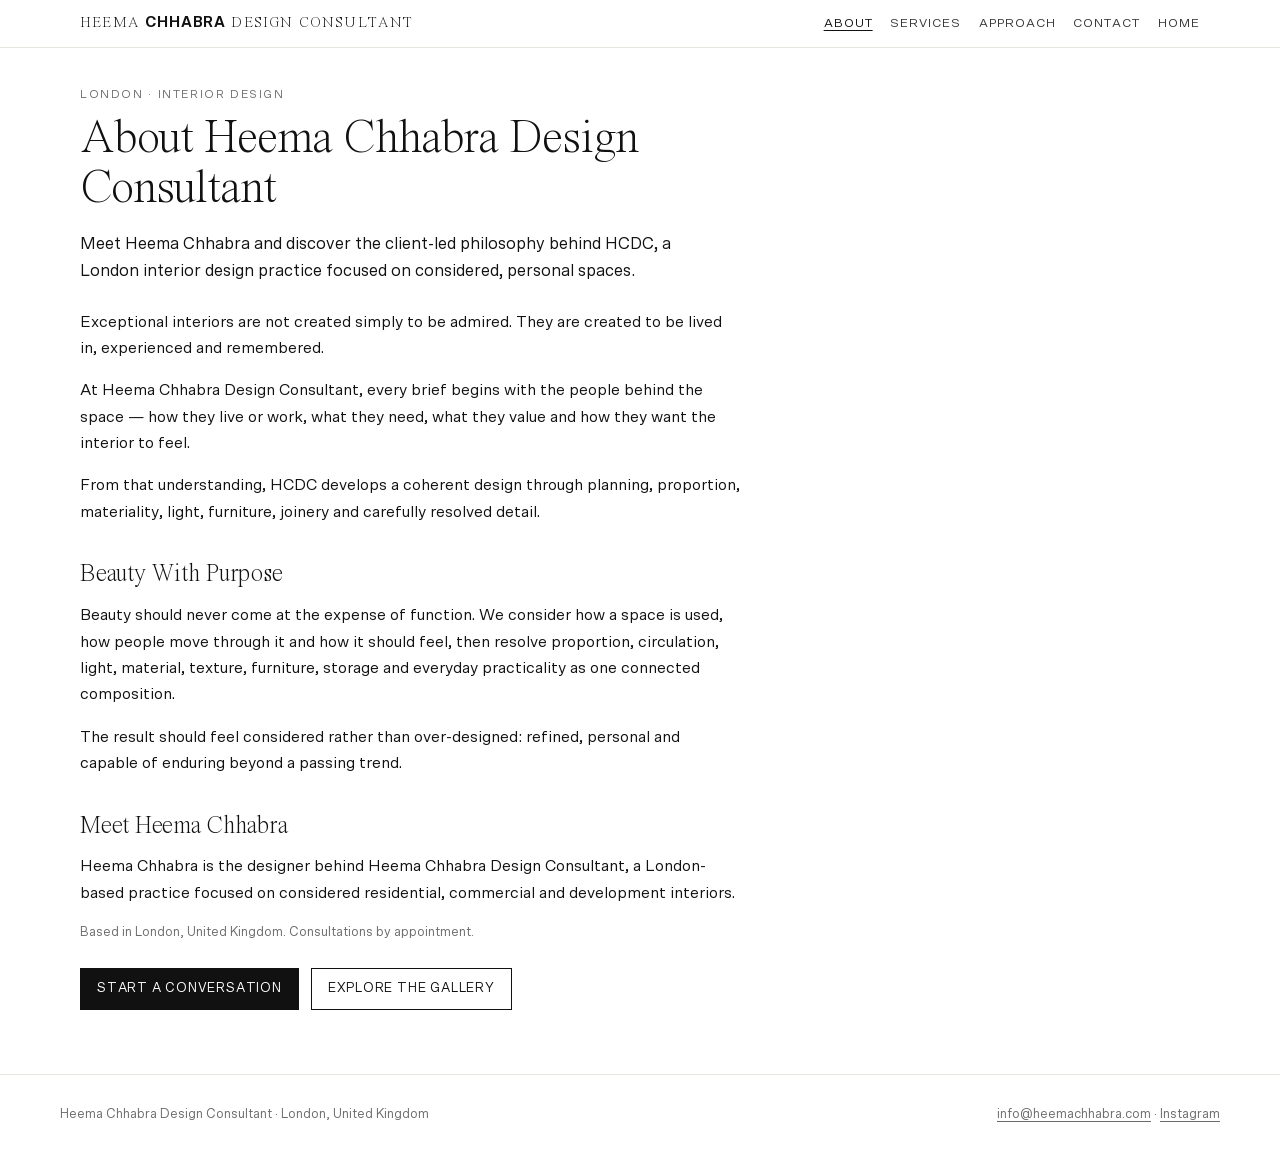
<file: about/index.html>
<!doctype html>
<html lang="en-GB">
<head>
<meta charset="utf-8">
<meta name="viewport" content="width=device-width,initial-scale=1">
<title>About Heema Chhabra Design Consultant | London</title>
<meta name="description" content="Meet Heema Chhabra and discover the client-led philosophy behind HCDC, a London interior design practice focused on considered, personal spaces.">
<link rel="canonical" href="https://heemachhabra.com/about/">
<meta property="og:type" content="website">
<meta property="og:site_name" content="Heema Chhabra Design Consultant">
<meta property="og:title" content="About Heema Chhabra Design Consultant | London">
<meta property="og:description" content="Meet Heema Chhabra and discover the client-led philosophy behind HCDC, a London interior design practice focused on considered, personal spaces.">
<meta property="og:url" content="https://heemachhabra.com/about/">
<meta property="og:locale" content="en_GB">
<meta property="og:image" content="https://heemachhabra.com/og-image.jpg">
<meta property="og:image:width" content="1200">
<meta property="og:image:height" content="630">
<meta property="og:image:alt" content="Heema Chhabra Design Consultant — Interior Design London">
<meta name="twitter:card" content="summary_large_image">
<meta name="twitter:title" content="About Heema Chhabra Design Consultant | London">
<meta name="twitter:description" content="Meet Heema Chhabra and discover the client-led philosophy behind HCDC, a London interior design practice focused on considered, personal spaces.">
<meta name="twitter:image" content="https://heemachhabra.com/og-image.jpg">
<meta name="twitter:image:alt" content="Heema Chhabra Design Consultant — Interior Design London">
<link rel="icon" href="/favicon.ico">
<link rel="apple-touch-icon" href="/apple-touch-icon.png">
<link rel="stylesheet" href="/hcdc-editorial.css">
<script type="application/ld+json">{"@context": "https://schema.org", "@graph": [{"@type": "Organization", "@id": "https://heemachhabra.com/#organization", "name": "Heema Chhabra Design Consultant", "alternateName": "HCDC", "url": "https://heemachhabra.com/", "sameAs": ["https://www.instagram.com/heemachhabradesignconsultant/"]}, {"@type": "Person", "@id": "https://heemachhabra.com/#heema-chhabra", "name": "Heema Chhabra", "jobTitle": "Design Consultant", "worksFor": {"@id": "https://heemachhabra.com/#organization"}}, {"@type": "WebSite", "@id": "https://heemachhabra.com/#website", "url": "https://heemachhabra.com/", "name": "Heema Chhabra Design Consultant", "publisher": {"@id": "https://heemachhabra.com/#organization"}}, {"@type": "WebPage", "@id": "https://heemachhabra.com/about/#webpage", "url": "https://heemachhabra.com/about/", "name": "About Heema Chhabra Design Consultant | London", "isPartOf": {"@id": "https://heemachhabra.com/#website"}, "about": {"@id": "https://heemachhabra.com/#organization"}}]}</script>
</head>
<body>
<a class="hcdc-skip" href="#main">Skip to content</a>
<header class="hcdc-header">
<div class="hcdc-header__inner">
<a class="hcdc-brand" href="/">Heema <span>Chhabra</span> Design Consultant</a>
<nav class="hcdc-nav" aria-label="Primary"><a href="/about/" aria-current="page">About</a><a href="/services/">Services</a><a href="/approach/">Approach</a><a href="/contact/">Contact</a><a href="/">Home</a></nav>
</div>
</header>
<main id="main" class="hcdc-main">
<article class="hcdc-article">
<p class="hcdc-eyebrow">London · Interior Design</p>
<h1 class="hcdc-h1">About Heema Chhabra Design Consultant</h1>
<p class="hcdc-lead">Meet Heema Chhabra and discover the client-led philosophy behind HCDC, a London interior design practice focused on considered, personal spaces.</p>
<div class="hcdc-prose">
<p>Exceptional interiors are not created simply to be admired. They are created to be lived in, experienced and remembered.</p>
<p>At Heema Chhabra Design Consultant, every brief begins with the people behind the space — how they live or work, what they need, what they value and how they want the interior to feel.</p>
<p>From that understanding, HCDC develops a coherent design through planning, proportion, materiality, light, furniture, joinery and carefully resolved detail.</p>
<h2>Beauty With Purpose</h2>
<p>Beauty should never come at the expense of function. We consider how a space is used, how people move through it and how it should feel, then resolve proportion, circulation, light, material, texture, furniture, storage and everyday practicality as one connected composition.</p>
<p>The result should feel considered rather than over-designed: refined, personal and capable of enduring beyond a passing trend.</p>
<h2>Meet Heema Chhabra</h2>
<p>Heema Chhabra is the designer behind Heema Chhabra Design Consultant, a London-based practice focused on considered residential, commercial and development interiors.</p>
<p class="hcdc-meta">Based in London, United Kingdom. Consultations by appointment.</p>
</div>
<div class="hcdc-cta-row"><a class="hcdc-cta" href="mailto:info@heemachhabra.com">Start a conversation</a><a class="hcdc-cta hcdc-cta--ghost" href="/">Explore the gallery</a></div>
</article>
</main>
<footer class="hcdc-footer"><div class="hcdc-footer__inner"><span>Heema Chhabra Design Consultant · London, United Kingdom</span><span><a href="mailto:info@heemachhabra.com">info@heemachhabra.com</a> · <a href="https://www.instagram.com/heemachhabradesignconsultant/" target="_blank" rel="noopener noreferrer">Instagram</a></span></div></footer>
</body>
</html>
</file>
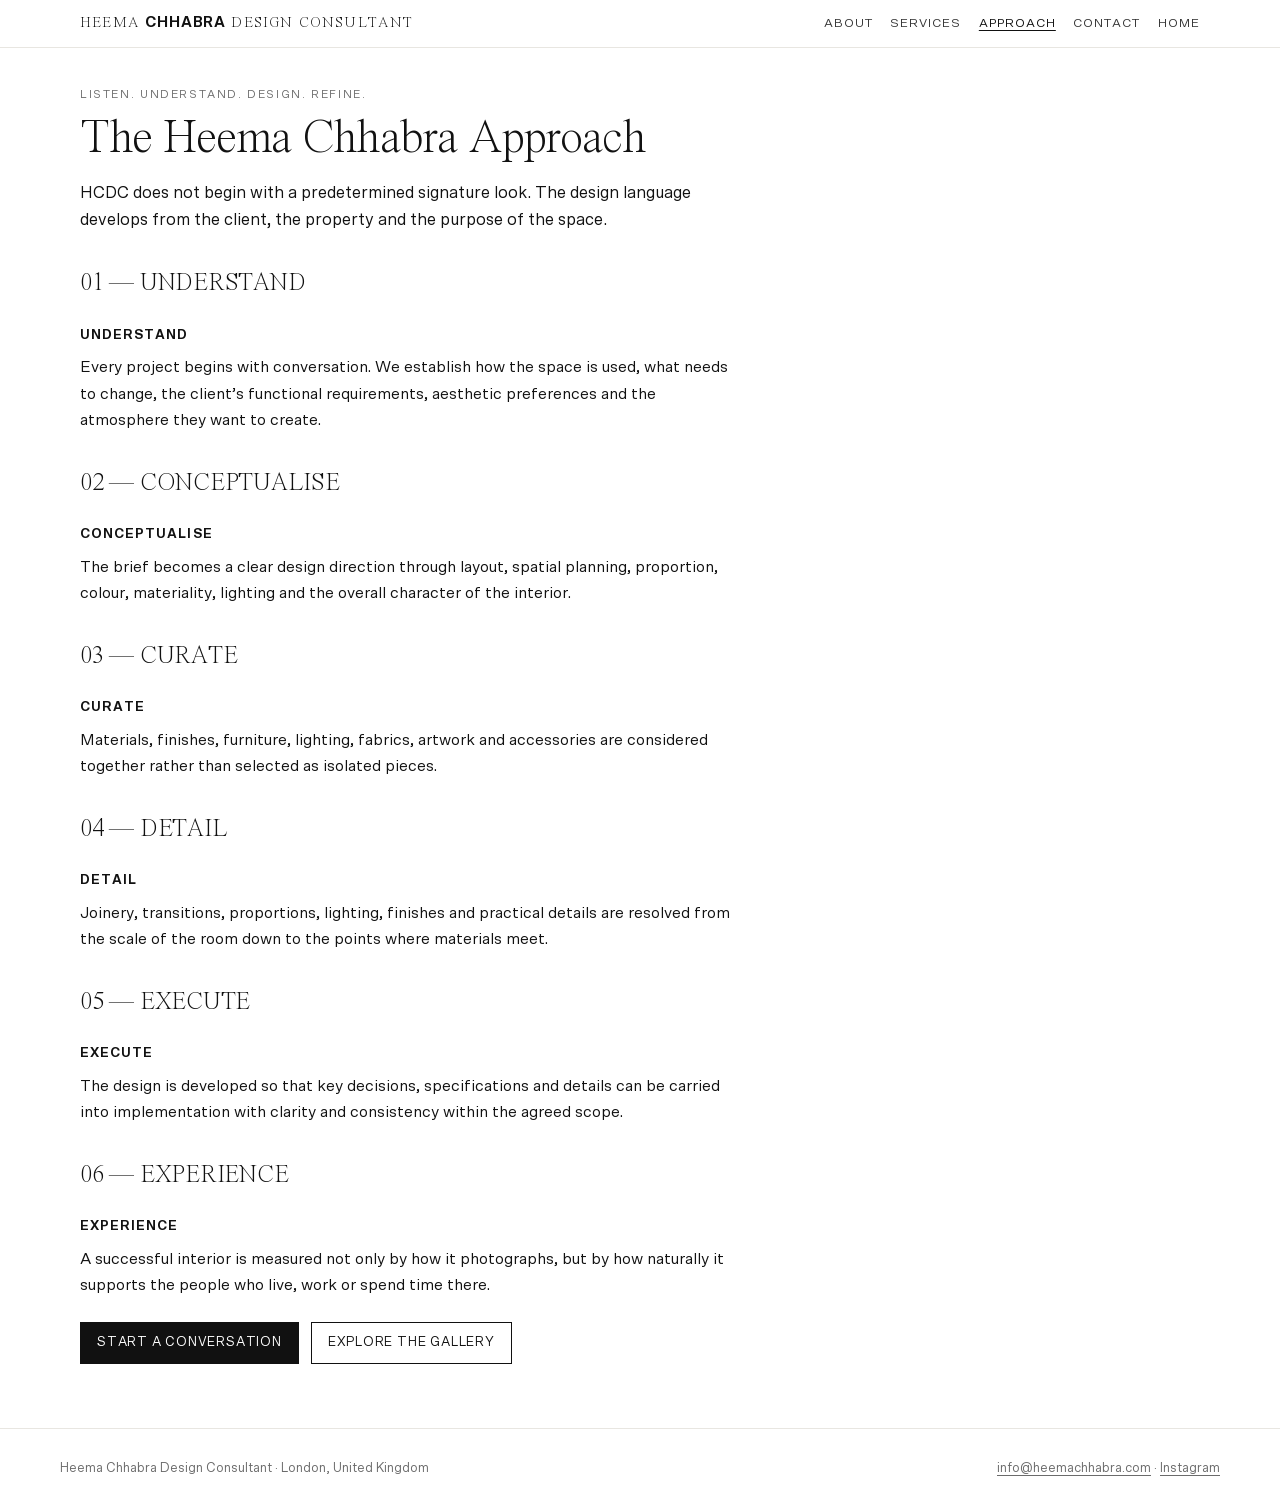
<file: approach/index.html>
<!doctype html>
<html lang="en-GB">
<head>
<meta charset="utf-8">
<meta name="viewport" content="width=device-width,initial-scale=1">
<title>Interior Design Process | HCDC London</title>
<meta name="description" content="Explore HCDC's considered interior design process, from understanding the brief and developing the concept to curation, detailing and implementation-ready design decisions.">
<link rel="canonical" href="https://heemachhabra.com/approach/">
<meta property="og:type" content="website">
<meta property="og:site_name" content="Heema Chhabra Design Consultant">
<meta property="og:title" content="Interior Design Process | HCDC London">
<meta property="og:description" content="Explore HCDC's considered interior design process, from understanding the brief and developing the concept to curation, detailing and implementation-ready design decisions.">
<meta property="og:url" content="https://heemachhabra.com/approach/">
<meta property="og:locale" content="en_GB">
<meta property="og:image" content="https://heemachhabra.com/og-image.jpg">
<meta property="og:image:width" content="1200">
<meta property="og:image:height" content="630">
<meta property="og:image:alt" content="Heema Chhabra Design Consultant — Interior Design London">
<meta name="twitter:card" content="summary_large_image">
<meta name="twitter:title" content="Interior Design Process | HCDC London">
<meta name="twitter:description" content="Explore HCDC's considered interior design process, from understanding the brief and developing the concept to curation, detailing and implementation-ready design decisions.">
<meta name="twitter:image" content="https://heemachhabra.com/og-image.jpg">
<meta name="twitter:image:alt" content="Heema Chhabra Design Consultant — Interior Design London">
<link rel="icon" href="/favicon.ico">
<link rel="apple-touch-icon" href="/apple-touch-icon.png">
<link rel="stylesheet" href="/hcdc-editorial.css">
<script type="application/ld+json">{"@context": "https://schema.org", "@graph": [{"@type": "Organization", "@id": "https://heemachhabra.com/#organization", "name": "Heema Chhabra Design Consultant", "alternateName": "HCDC", "url": "https://heemachhabra.com/", "sameAs": ["https://www.instagram.com/heemachhabradesignconsultant/"]}, {"@type": "Person", "@id": "https://heemachhabra.com/#heema-chhabra", "name": "Heema Chhabra", "jobTitle": "Design Consultant", "worksFor": {"@id": "https://heemachhabra.com/#organization"}}, {"@type": "WebSite", "@id": "https://heemachhabra.com/#website", "url": "https://heemachhabra.com/", "name": "Heema Chhabra Design Consultant", "publisher": {"@id": "https://heemachhabra.com/#organization"}}, {"@type": "WebPage", "@id": "https://heemachhabra.com/approach/#webpage", "url": "https://heemachhabra.com/approach/", "name": "Interior Design Process | HCDC London", "isPartOf": {"@id": "https://heemachhabra.com/#website"}, "about": {"@id": "https://heemachhabra.com/#organization"}}]}</script>
</head>
<body>
<a class="hcdc-skip" href="#main">Skip to content</a>
<header class="hcdc-header">
<div class="hcdc-header__inner">
<a class="hcdc-brand" href="/">Heema <span>Chhabra</span> Design Consultant</a>
<nav class="hcdc-nav" aria-label="Primary"><a href="/about/">About</a><a href="/services/">Services</a><a href="/approach/" aria-current="page">Approach</a><a href="/contact/">Contact</a><a href="/">Home</a></nav>
</div>
</header>
<main id="main" class="hcdc-main">
<article class="hcdc-article">
<p class="hcdc-eyebrow">Listen. Understand. Design. Refine.</p>
<h1 class="hcdc-h1">The Heema Chhabra Approach</h1>
<p class="hcdc-lead">HCDC does not begin with a predetermined signature look. The design language develops from the client, the property and the purpose of the space.</p>
<div class="hcdc-prose"><h2>01 — UNDERSTAND</h2><h3>Understand</h3><p>Every project begins with conversation. We establish how the space is used, what needs to change, the client’s functional requirements, aesthetic preferences and the atmosphere they want to create.</p><h2>02 — CONCEPTUALISE</h2><h3>Conceptualise</h3><p>The brief becomes a clear design direction through layout, spatial planning, proportion, colour, materiality, lighting and the overall character of the interior.</p><h2>03 — CURATE</h2><h3>Curate</h3><p>Materials, finishes, furniture, lighting, fabrics, artwork and accessories are considered together rather than selected as isolated pieces.</p><h2>04 — DETAIL</h2><h3>Detail</h3><p>Joinery, transitions, proportions, lighting, finishes and practical details are resolved from the scale of the room down to the points where materials meet.</p><h2>05 — EXECUTE</h2><h3>Execute</h3><p>The design is developed so that key decisions, specifications and details can be carried into implementation with clarity and consistency within the agreed scope.</p><h2>06 — EXPERIENCE</h2><h3>Experience</h3><p>A successful interior is measured not only by how it photographs, but by how naturally it supports the people who live, work or spend time there.</p></div>
<div class="hcdc-cta-row"><a class="hcdc-cta" href="mailto:info@heemachhabra.com">Start a conversation</a><a class="hcdc-cta hcdc-cta--ghost" href="/">Explore the gallery</a></div>
</article>
</main>
<footer class="hcdc-footer"><div class="hcdc-footer__inner"><span>Heema Chhabra Design Consultant · London, United Kingdom</span><span><a href="mailto:info@heemachhabra.com">info@heemachhabra.com</a> · <a href="https://www.instagram.com/heemachhabradesignconsultant/" target="_blank" rel="noopener noreferrer">Instagram</a></span></div></footer>
</body>
</html>
</file>
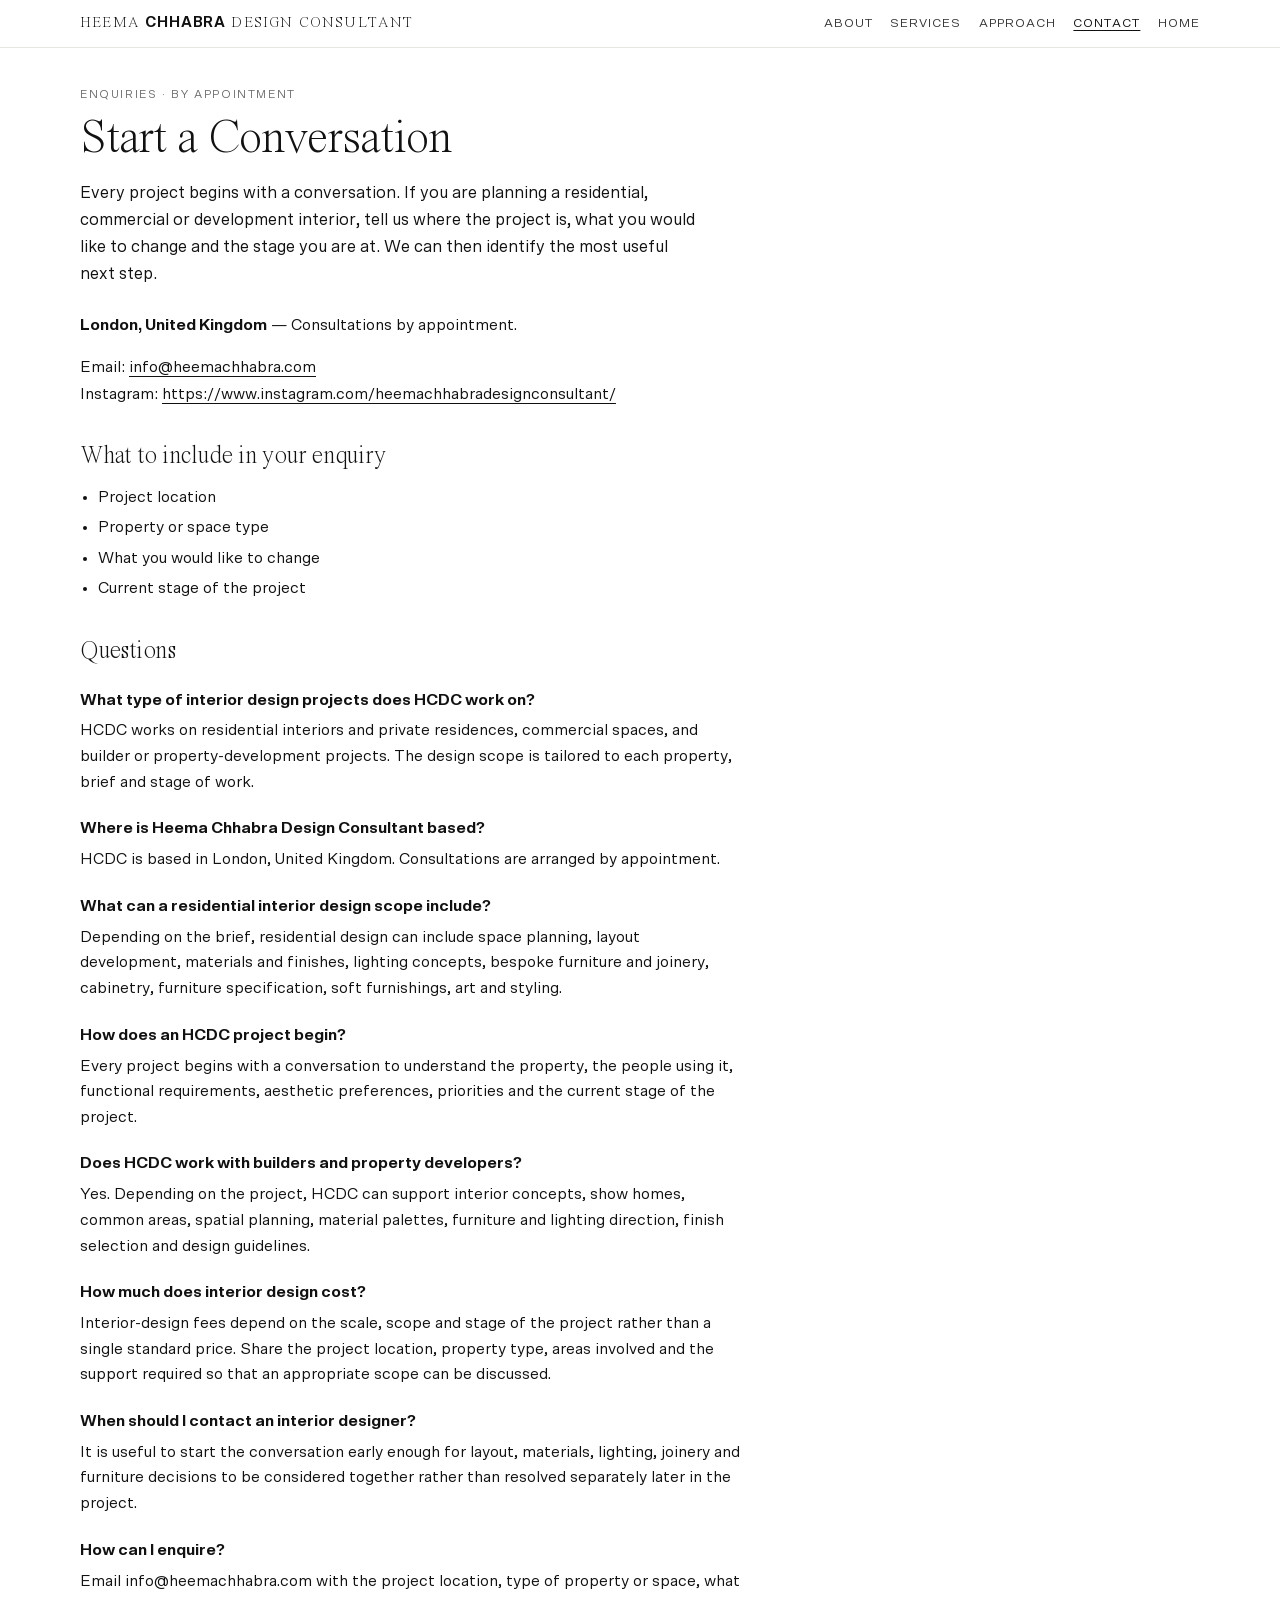
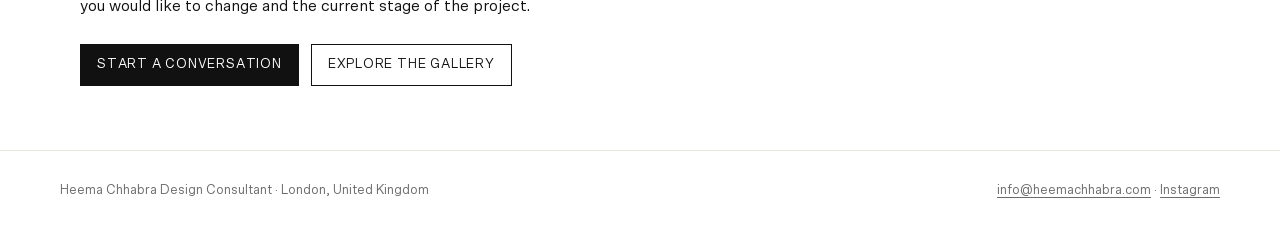
<file: contact/index.html>
<!doctype html>
<html lang="en-GB">
<head>
<meta charset="utf-8">
<meta name="viewport" content="width=device-width,initial-scale=1">
<title>Contact HCDC | Interior Design Consultation London</title>
<meta name="description" content="Start a conversation with Heema Chhabra Design Consultant about a residential, commercial or property-development interior design project.">
<link rel="canonical" href="https://heemachhabra.com/contact/">
<meta property="og:type" content="website">
<meta property="og:site_name" content="Heema Chhabra Design Consultant">
<meta property="og:title" content="Contact HCDC | Interior Design Consultation London">
<meta property="og:description" content="Start a conversation with Heema Chhabra Design Consultant about a residential, commercial or property-development interior design project.">
<meta property="og:url" content="https://heemachhabra.com/contact/">
<meta property="og:locale" content="en_GB">
<meta property="og:image" content="https://heemachhabra.com/og-image.jpg">
<meta property="og:image:width" content="1200">
<meta property="og:image:height" content="630">
<meta property="og:image:alt" content="Heema Chhabra Design Consultant — Interior Design London">
<meta name="twitter:card" content="summary_large_image">
<meta name="twitter:title" content="Contact HCDC | Interior Design Consultation London">
<meta name="twitter:description" content="Start a conversation with Heema Chhabra Design Consultant about a residential, commercial or property-development interior design project.">
<meta name="twitter:image" content="https://heemachhabra.com/og-image.jpg">
<meta name="twitter:image:alt" content="Heema Chhabra Design Consultant — Interior Design London">
<link rel="icon" href="/favicon.ico">
<link rel="apple-touch-icon" href="/apple-touch-icon.png">
<link rel="stylesheet" href="/hcdc-editorial.css">
<script type="application/ld+json">{"@context": "https://schema.org", "@graph": [{"@type": "Organization", "@id": "https://heemachhabra.com/#organization", "name": "Heema Chhabra Design Consultant", "alternateName": "HCDC", "url": "https://heemachhabra.com/", "sameAs": ["https://www.instagram.com/heemachhabradesignconsultant/"]}, {"@type": "Person", "@id": "https://heemachhabra.com/#heema-chhabra", "name": "Heema Chhabra", "jobTitle": "Design Consultant", "worksFor": {"@id": "https://heemachhabra.com/#organization"}}, {"@type": "WebSite", "@id": "https://heemachhabra.com/#website", "url": "https://heemachhabra.com/", "name": "Heema Chhabra Design Consultant", "publisher": {"@id": "https://heemachhabra.com/#organization"}}, {"@type": "WebPage", "@id": "https://heemachhabra.com/contact/#webpage", "url": "https://heemachhabra.com/contact/", "name": "Contact HCDC | Interior Design Consultation London", "isPartOf": {"@id": "https://heemachhabra.com/#website"}, "about": {"@id": "https://heemachhabra.com/#organization"}}]}</script>
</head>
<body>
<a class="hcdc-skip" href="#main">Skip to content</a>
<header class="hcdc-header">
<div class="hcdc-header__inner">
<a class="hcdc-brand" href="/">Heema <span>Chhabra</span> Design Consultant</a>
<nav class="hcdc-nav" aria-label="Primary"><a href="/about/">About</a><a href="/services/">Services</a><a href="/approach/">Approach</a><a href="/contact/" aria-current="page">Contact</a><a href="/">Home</a></nav>
</div>
</header>
<main id="main" class="hcdc-main">
<article class="hcdc-article">
<p class="hcdc-eyebrow">Enquiries · By appointment</p>
<h1 class="hcdc-h1">Start a Conversation</h1>
<p class="hcdc-lead">Every project begins with a conversation. If you are planning a residential, commercial or development interior, tell us where the project is, what you would like to change and the stage you are at. We can then identify the most useful next step.</p>
<div class="hcdc-prose">
<p><strong>London, United Kingdom</strong> — Consultations by appointment.</p>
<p>Email: <a href="mailto:info@heemachhabra.com">info@heemachhabra.com</a><br>
Instagram: <a href="https://www.instagram.com/heemachhabradesignconsultant/" target="_blank" rel="noopener noreferrer">https://www.instagram.com/heemachhabradesignconsultant/</a></p>
<h2>What to include in your enquiry</h2>
<ul><li>Project location</li><li>Property or space type</li><li>What you would like to change</li><li>Current stage of the project</li></ul>
<h2>Questions</h2>
<dl class="hcdc-faq"><dt>What type of interior design projects does HCDC work on?</dt><dd>HCDC works on residential interiors and private residences, commercial spaces, and builder or property-development projects. The design scope is tailored to each property, brief and stage of work.</dd><dt>Where is Heema Chhabra Design Consultant based?</dt><dd>HCDC is based in London, United Kingdom. Consultations are arranged by appointment.</dd><dt>What can a residential interior design scope include?</dt><dd>Depending on the brief, residential design can include space planning, layout development, materials and finishes, lighting concepts, bespoke furniture and joinery, cabinetry, furniture specification, soft furnishings, art and styling.</dd><dt>How does an HCDC project begin?</dt><dd>Every project begins with a conversation to understand the property, the people using it, functional requirements, aesthetic preferences, priorities and the current stage of the project.</dd><dt>Does HCDC work with builders and property developers?</dt><dd>Yes. Depending on the project, HCDC can support interior concepts, show homes, common areas, spatial planning, material palettes, furniture and lighting direction, finish selection and design guidelines.</dd><dt>How much does interior design cost?</dt><dd>Interior-design fees depend on the scale, scope and stage of the project rather than a single standard price. Share the project location, property type, areas involved and the support required so that an appropriate scope can be discussed.</dd><dt>When should I contact an interior designer?</dt><dd>It is useful to start the conversation early enough for layout, materials, lighting, joinery and furniture decisions to be considered together rather than resolved separately later in the project.</dd><dt>How can I enquire?</dt><dd>Email info@heemachhabra.com with the project location, type of property or space, what you would like to change and the current stage of the project.</dd></dl>
</div>
<div class="hcdc-cta-row"><a class="hcdc-cta" href="mailto:info@heemachhabra.com">Start a conversation</a><a class="hcdc-cta hcdc-cta--ghost" href="/">Explore the gallery</a></div>
</article>
</main>
<footer class="hcdc-footer"><div class="hcdc-footer__inner"><span>Heema Chhabra Design Consultant · London, United Kingdom</span><span><a href="mailto:info@heemachhabra.com">info@heemachhabra.com</a> · <a href="https://www.instagram.com/heemachhabradesignconsultant/" target="_blank" rel="noopener noreferrer">Instagram</a></span></div></footer>
</body>
</html>
</file>
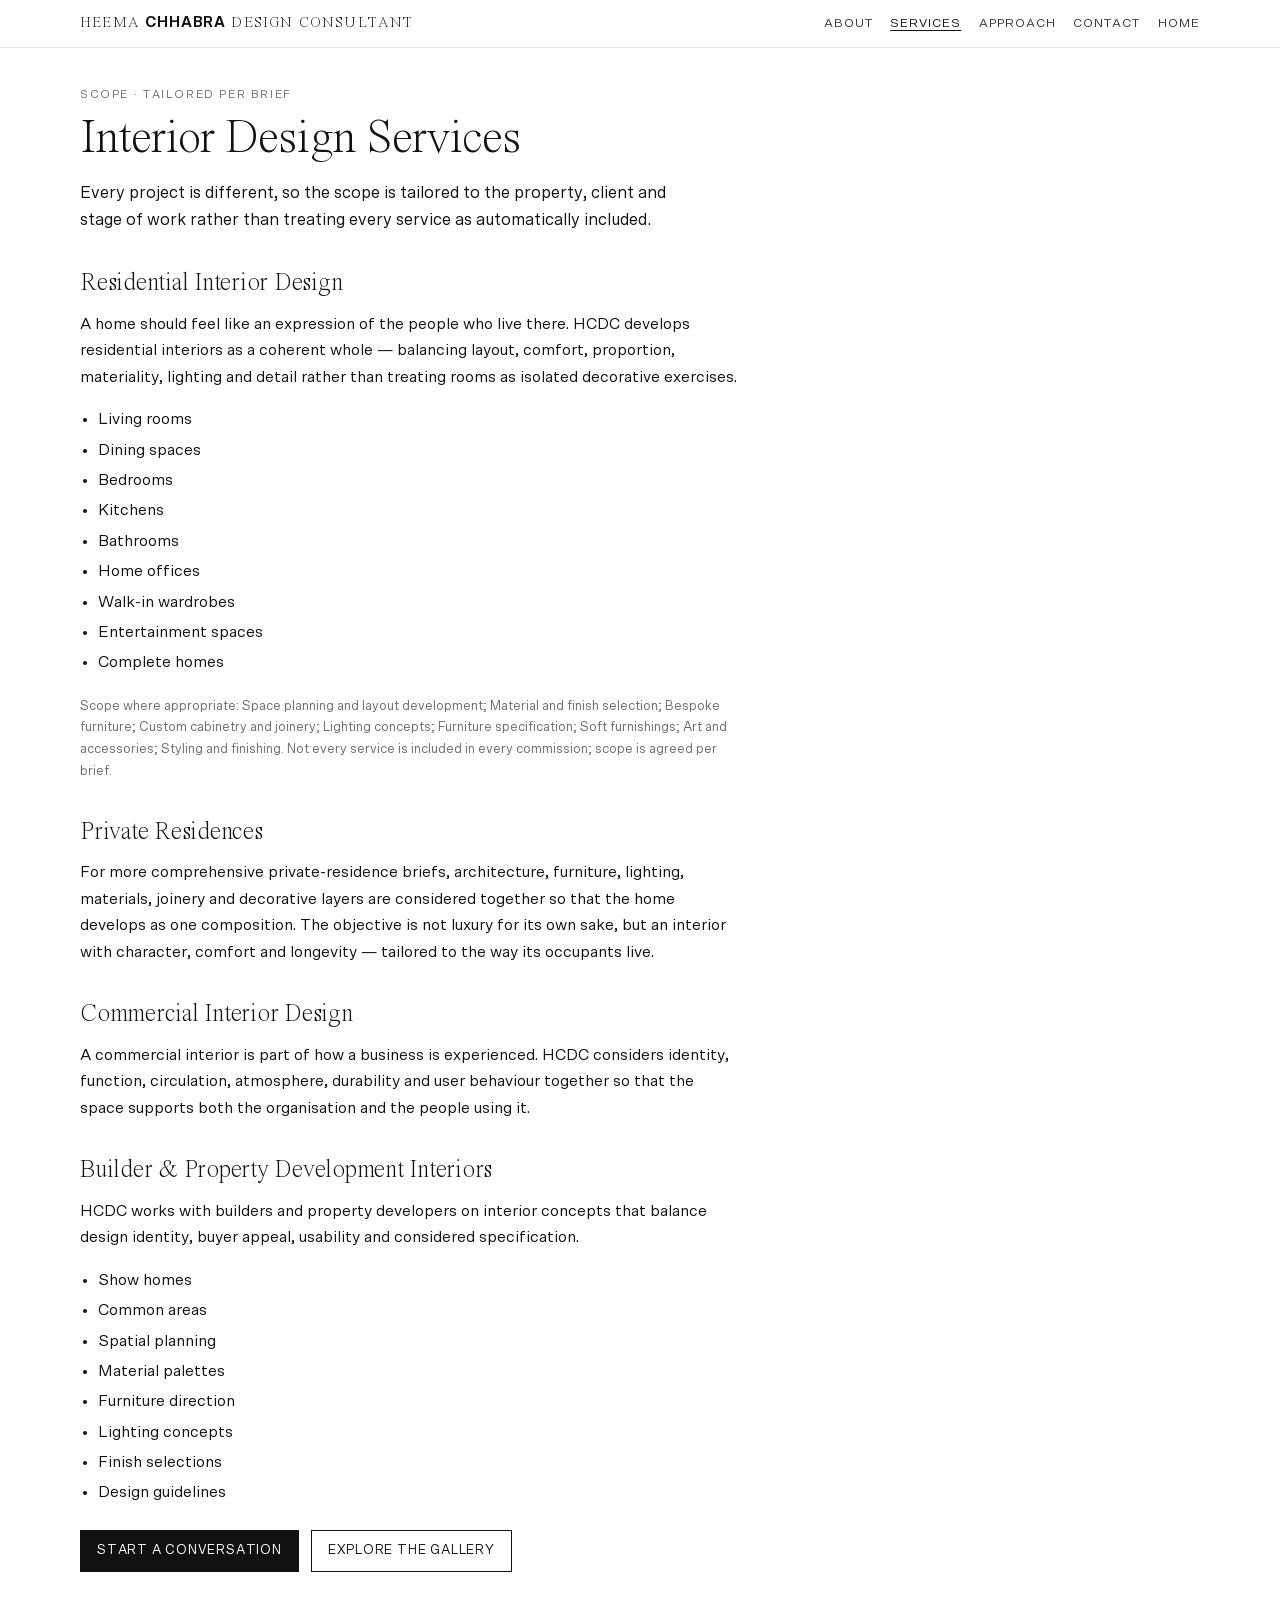
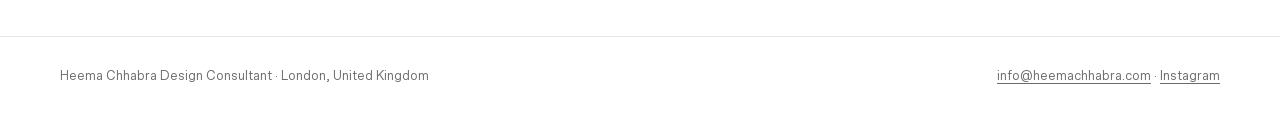
<file: services/index.html>
<!doctype html>
<html lang="en-GB">
<head>
<meta charset="utf-8">
<meta name="viewport" content="width=device-width,initial-scale=1">
<title>Interior Design Services in London | HCDC</title>
<meta name="description" content="Residential, commercial and property-development interior design in London, from spatial planning and material direction to joinery, furniture, lighting and finishing detail.">
<link rel="canonical" href="https://heemachhabra.com/services/">
<meta property="og:type" content="website">
<meta property="og:site_name" content="Heema Chhabra Design Consultant">
<meta property="og:title" content="Interior Design Services in London | HCDC">
<meta property="og:description" content="Residential, commercial and property-development interior design in London, from spatial planning and material direction to joinery, furniture, lighting and finishing detail.">
<meta property="og:url" content="https://heemachhabra.com/services/">
<meta property="og:locale" content="en_GB">
<meta property="og:image" content="https://heemachhabra.com/og-image.jpg">
<meta property="og:image:width" content="1200">
<meta property="og:image:height" content="630">
<meta property="og:image:alt" content="Heema Chhabra Design Consultant — Interior Design London">
<meta name="twitter:card" content="summary_large_image">
<meta name="twitter:title" content="Interior Design Services in London | HCDC">
<meta name="twitter:description" content="Residential, commercial and property-development interior design in London, from spatial planning and material direction to joinery, furniture, lighting and finishing detail.">
<meta name="twitter:image" content="https://heemachhabra.com/og-image.jpg">
<meta name="twitter:image:alt" content="Heema Chhabra Design Consultant — Interior Design London">
<link rel="icon" href="/favicon.ico">
<link rel="apple-touch-icon" href="/apple-touch-icon.png">
<link rel="stylesheet" href="/hcdc-editorial.css">
<script type="application/ld+json">{"@context": "https://schema.org", "@graph": [{"@type": "Organization", "@id": "https://heemachhabra.com/#organization", "name": "Heema Chhabra Design Consultant", "alternateName": "HCDC", "url": "https://heemachhabra.com/", "sameAs": ["https://www.instagram.com/heemachhabradesignconsultant/"]}, {"@type": "Person", "@id": "https://heemachhabra.com/#heema-chhabra", "name": "Heema Chhabra", "jobTitle": "Design Consultant", "worksFor": {"@id": "https://heemachhabra.com/#organization"}}, {"@type": "WebSite", "@id": "https://heemachhabra.com/#website", "url": "https://heemachhabra.com/", "name": "Heema Chhabra Design Consultant", "publisher": {"@id": "https://heemachhabra.com/#organization"}}, {"@type": "WebPage", "@id": "https://heemachhabra.com/services/#webpage", "url": "https://heemachhabra.com/services/", "name": "Interior Design Services in London | HCDC", "isPartOf": {"@id": "https://heemachhabra.com/#website"}, "about": {"@id": "https://heemachhabra.com/#organization"}}, {"@type": "Service", "@id": "https://heemachhabra.com/#residential-interior-design", "name": "Residential Interior Design", "provider": {"@id": "https://heemachhabra.com/#organization"}}, {"@type": "Service", "@id": "https://heemachhabra.com/#commercial-interior-design", "name": "Commercial Interior Design", "provider": {"@id": "https://heemachhabra.com/#organization"}}, {"@type": "Service", "@id": "https://heemachhabra.com/#development-interior-design", "name": "Builder & Property Development Interiors", "provider": {"@id": "https://heemachhabra.com/#organization"}}]}</script>
</head>
<body>
<a class="hcdc-skip" href="#main">Skip to content</a>
<header class="hcdc-header">
<div class="hcdc-header__inner">
<a class="hcdc-brand" href="/">Heema <span>Chhabra</span> Design Consultant</a>
<nav class="hcdc-nav" aria-label="Primary"><a href="/about/">About</a><a href="/services/" aria-current="page">Services</a><a href="/approach/">Approach</a><a href="/contact/">Contact</a><a href="/">Home</a></nav>
</div>
</header>
<main id="main" class="hcdc-main">
<article class="hcdc-article">
<p class="hcdc-eyebrow">Scope · Tailored per brief</p>
<h1 class="hcdc-h1">Interior Design Services</h1>
<p class="hcdc-lead">Every project is different, so the scope is tailored to the property, client and stage of work rather than treating every service as automatically included.</p>
<div class="hcdc-prose">
<h2>Residential Interior Design</h2>
<p>A home should feel like an expression of the people who live there. HCDC develops residential interiors as a coherent whole — balancing layout, comfort, proportion, materiality, lighting and detail rather than treating rooms as isolated decorative exercises.</p>
<ul><li>Living rooms</li><li>Dining spaces</li><li>Bedrooms</li><li>Kitchens</li><li>Bathrooms</li><li>Home offices</li><li>Walk-in wardrobes</li><li>Entertainment spaces</li><li>Complete homes</li></ul>
<p class="hcdc-meta">Scope where appropriate: Space planning and layout development; Material and finish selection; Bespoke furniture; Custom cabinetry and joinery; Lighting concepts; Furniture specification; Soft furnishings; Art and accessories; Styling and finishing. Not every service is included in every commission; scope is agreed per brief.</p>
<h2>Private Residences</h2>
<p>For more comprehensive private-residence briefs, architecture, furniture, lighting, materials, joinery and decorative layers are considered together so that the home develops as one composition. The objective is not luxury for its own sake, but an interior with character, comfort and longevity — tailored to the way its occupants live.</p>
<h2>Commercial Interior Design</h2>
<p>A commercial interior is part of how a business is experienced. HCDC considers identity, function, circulation, atmosphere, durability and user behaviour together so that the space supports both the organisation and the people using it.</p>
<h2>Builder & Property Development Interiors</h2>
<p>HCDC works with builders and property developers on interior concepts that balance design identity, buyer appeal, usability and considered specification.</p>
<ul><li>Show homes</li><li>Common areas</li><li>Spatial planning</li><li>Material palettes</li><li>Furniture direction</li><li>Lighting concepts</li><li>Finish selections</li><li>Design guidelines</li></ul>
</div>
<div class="hcdc-cta-row"><a class="hcdc-cta" href="mailto:info@heemachhabra.com">Start a conversation</a><a class="hcdc-cta hcdc-cta--ghost" href="/">Explore the gallery</a></div>
</article>
</main>
<footer class="hcdc-footer"><div class="hcdc-footer__inner"><span>Heema Chhabra Design Consultant · London, United Kingdom</span><span><a href="mailto:info@heemachhabra.com">info@heemachhabra.com</a> · <a href="https://www.instagram.com/heemachhabradesignconsultant/" target="_blank" rel="noopener noreferrer">Instagram</a></span></div></footer>
</body>
</html>
</file>
<file: hcdc-editorial.css>
:root{
  --hcdc-bg:#ffffff;
  --hcdc-fg:#111111;
  --hcdc-muted:#6b6b6b;
  --hcdc-border:#e8e6e1;
  --hcdc-max:72ch;
  --hcdc-content-max:720px;
  --hcdc-space-1:.5rem;
  --hcdc-space-2:1rem;
  --hcdc-space-3:1.5rem;
  --hcdc-space-4:2rem;
  --hcdc-space-6:3rem;
  --hcdc-space-8:4rem;
  --hcdc-radius:2px;
  --hcdc-focus:#111111;
  --hcdc-ease:cubic-bezier(.25,1,.5,1);
  --hcdc-duration:300ms;
}
@font-face{font-family:Scto;src:url('/_nuxt/fonts/Scto Grotesk A Regular.613a3a5.woff2') format('woff2');font-display:swap;font-weight:400;font-style:normal}
@font-face{font-family:Scto;src:url('/_nuxt/fonts/Scto Grotesk A Bold.cfedc8e.woff2') format('woff2');font-display:swap;font-weight:700;font-style:normal}
@font-face{font-family:TimesNow;src:url('/_nuxt/fonts/Times Now Extra Light.9714b66.woff2') format('woff2');font-display:swap;font-weight:200;font-style:normal}
*{box-sizing:border-box}
html{scroll-behavior:smooth}
html,body{margin:0;min-height:100%;background:var(--hcdc-bg);color:var(--hcdc-fg);font-family:Scto,system-ui,-apple-system,Segoe UI,Roboto,Arial,sans-serif;-webkit-font-smoothing:antialiased;text-rendering:optimizeLegibility}
a{color:inherit;text-underline-offset:.22em}
a:hover{opacity:.85}
:focus-visible{outline:2px solid var(--hcdc-focus);outline-offset:3px}
.hcdc-skip{position:absolute;left:-9999px;top:auto;width:1px;height:1px;overflow:hidden}
.hcdc-skip:focus{left:1rem;top:1rem;width:auto;height:auto;background:#111;color:#fff;padding:.6rem .9rem;z-index:9999}
.hcdc-header{position:sticky;top:0;z-index:40;background:rgba(255,255,255,.9);backdrop-filter:saturate(180%) blur(8px);border-bottom:1px solid var(--hcdc-border)}
.hcdc-header__inner{max-width:1160px;margin:0 auto;padding:1rem 1.25rem;display:flex;align-items:center;justify-content:space-between;gap:1rem}
.hcdc-brand{font-family:TimesNow,Georgia,serif;font-weight:200;letter-spacing:.08em;text-transform:uppercase;font-size:.92rem;line-height:1;color:var(--hcdc-fg);text-decoration:none}
.hcdc-brand span{font-family:Scto,sans-serif;font-weight:700;letter-spacing:.06em}
.hcdc-nav{display:flex;gap:1.1rem;flex-wrap:wrap;align-items:center}
.hcdc-nav a{font-size:.78rem;letter-spacing:.08em;text-transform:uppercase;text-decoration:none;color:var(--hcdc-fg);opacity:.85}
.hcdc-nav a[aria-current="page"]{opacity:1;text-decoration:underline}
.hcdc-main{max-width:1160px;margin:0 auto;padding:2.5rem 1.25rem 4rem}
.hcdc-article{max-width:var(--hcdc-content-max)}
.hcdc-eyebrow{font-size:.72rem;letter-spacing:.14em;text-transform:uppercase;color:var(--hcdc-muted);margin:0 0 .75rem}
.hcdc-h1{font-family:TimesNow,Georgia,serif;font-weight:200;font-size:clamp(2rem,4vw,3rem);line-height:1.05;letter-spacing:-.02em;margin:.25rem 0 1rem}
.hcdc-lead{font-size:1.05rem;line-height:1.6;color:var(--hcdc-fg);margin:0 0 1.5rem;max-width:62ch}
.hcdc-prose{font-size:15px;line-height:1.65;max-width:66ch}
@media(min-width:768px){.hcdc-prose{font-size:16px}}
.hcdc-prose p{margin:0 0 1rem}
.hcdc-prose h2{font-family:TimesNow,Georgia,serif;font-weight:200;font-size:1.55rem;line-height:1.2;margin:2.2rem 0 .75rem;letter-spacing:-.01em}
.hcdc-prose h3{font-size:.82rem;letter-spacing:.08em;text-transform:uppercase;margin:1.6rem 0 .5rem;color:var(--hcdc-fg)}
.hcdc-prose ul{margin:.5rem 0 1.25rem;padding-left:1.15rem}
.hcdc-prose li{margin:.25rem 0}
.hcdc-meta{color:var(--hcdc-muted);font-size:.82rem}
.hcdc-grid{display:grid;gap:1.25rem}
@media(min-width:900px){.hcdc-grid--2{grid-template-columns:1fr 1fr}}
.hcdc-card{border:1px solid var(--hcdc-border);padding:1.25rem;background:#fff}
.hcdc-cta{display:inline-block;border:1px solid var(--hcdc-fg);padding:.75rem 1rem;font-size:.82rem;letter-spacing:.06em;text-transform:uppercase;text-decoration:none;background:var(--hcdc-fg);color:#fff;transition:transform var(--hcdc-duration) var(--hcdc-ease),opacity var(--hcdc-duration) var(--hcdc-ease)}
.hcdc-cta:hover{transform:translateY(-1px)}
.hcdc-cta--ghost{background:transparent;color:var(--hcdc-fg)}
.hcdc-cta-row{display:flex;gap:.75rem;flex-wrap:wrap;margin:1.5rem 0 0}
.hcdc-divider{border:none;border-top:1px solid var(--hcdc-border);margin:2rem 0}
.hcdc-footer{border-top:1px solid var(--hcdc-border);padding:2rem 1.25rem;color:var(--hcdc-muted);font-size:.82rem}
.hcdc-footer__inner{max-width:1160px;margin:0 auto;display:flex;flex-wrap:wrap;gap:1rem;justify-content:space-between;align-items:center}
.hcdc-kicker{font-size:.72rem;letter-spacing:.12em;text-transform:uppercase;color:var(--hcdc-muted)}
.hcdc-faq dt{font-weight:700;margin:1.25rem 0 .35rem}
.hcdc-faq dd{margin:0 0 1rem;line-height:1.6}
@media(prefers-reduced-motion:reduce){*,*::before,*::after{scroll-behavior:auto!important;transition-duration:.01ms!important;animation-duration:.01ms!important}}
.hcdc-editorial-nav{display:flex;gap:1rem;flex-wrap:wrap;align-items:center;font-size:.72rem;letter-spacing:.08em;text-transform:uppercase;opacity:.7}
</file>
